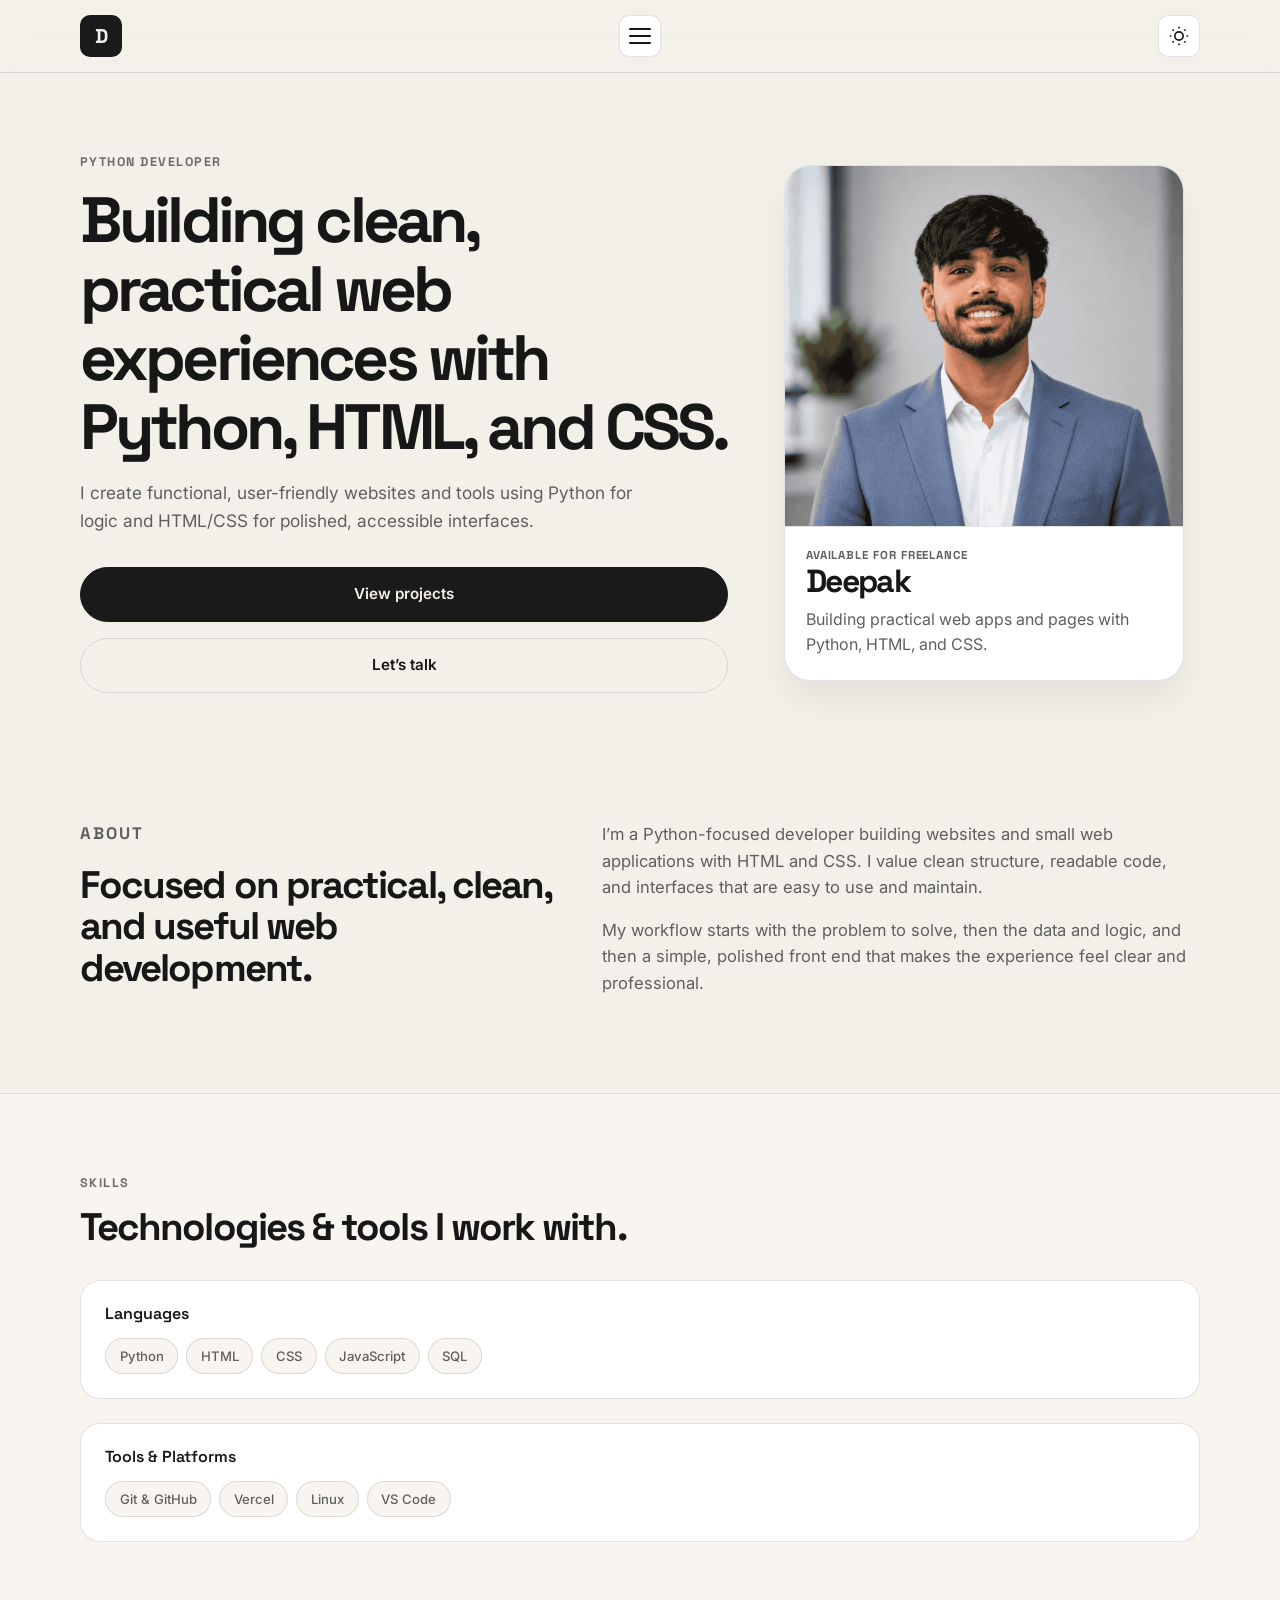
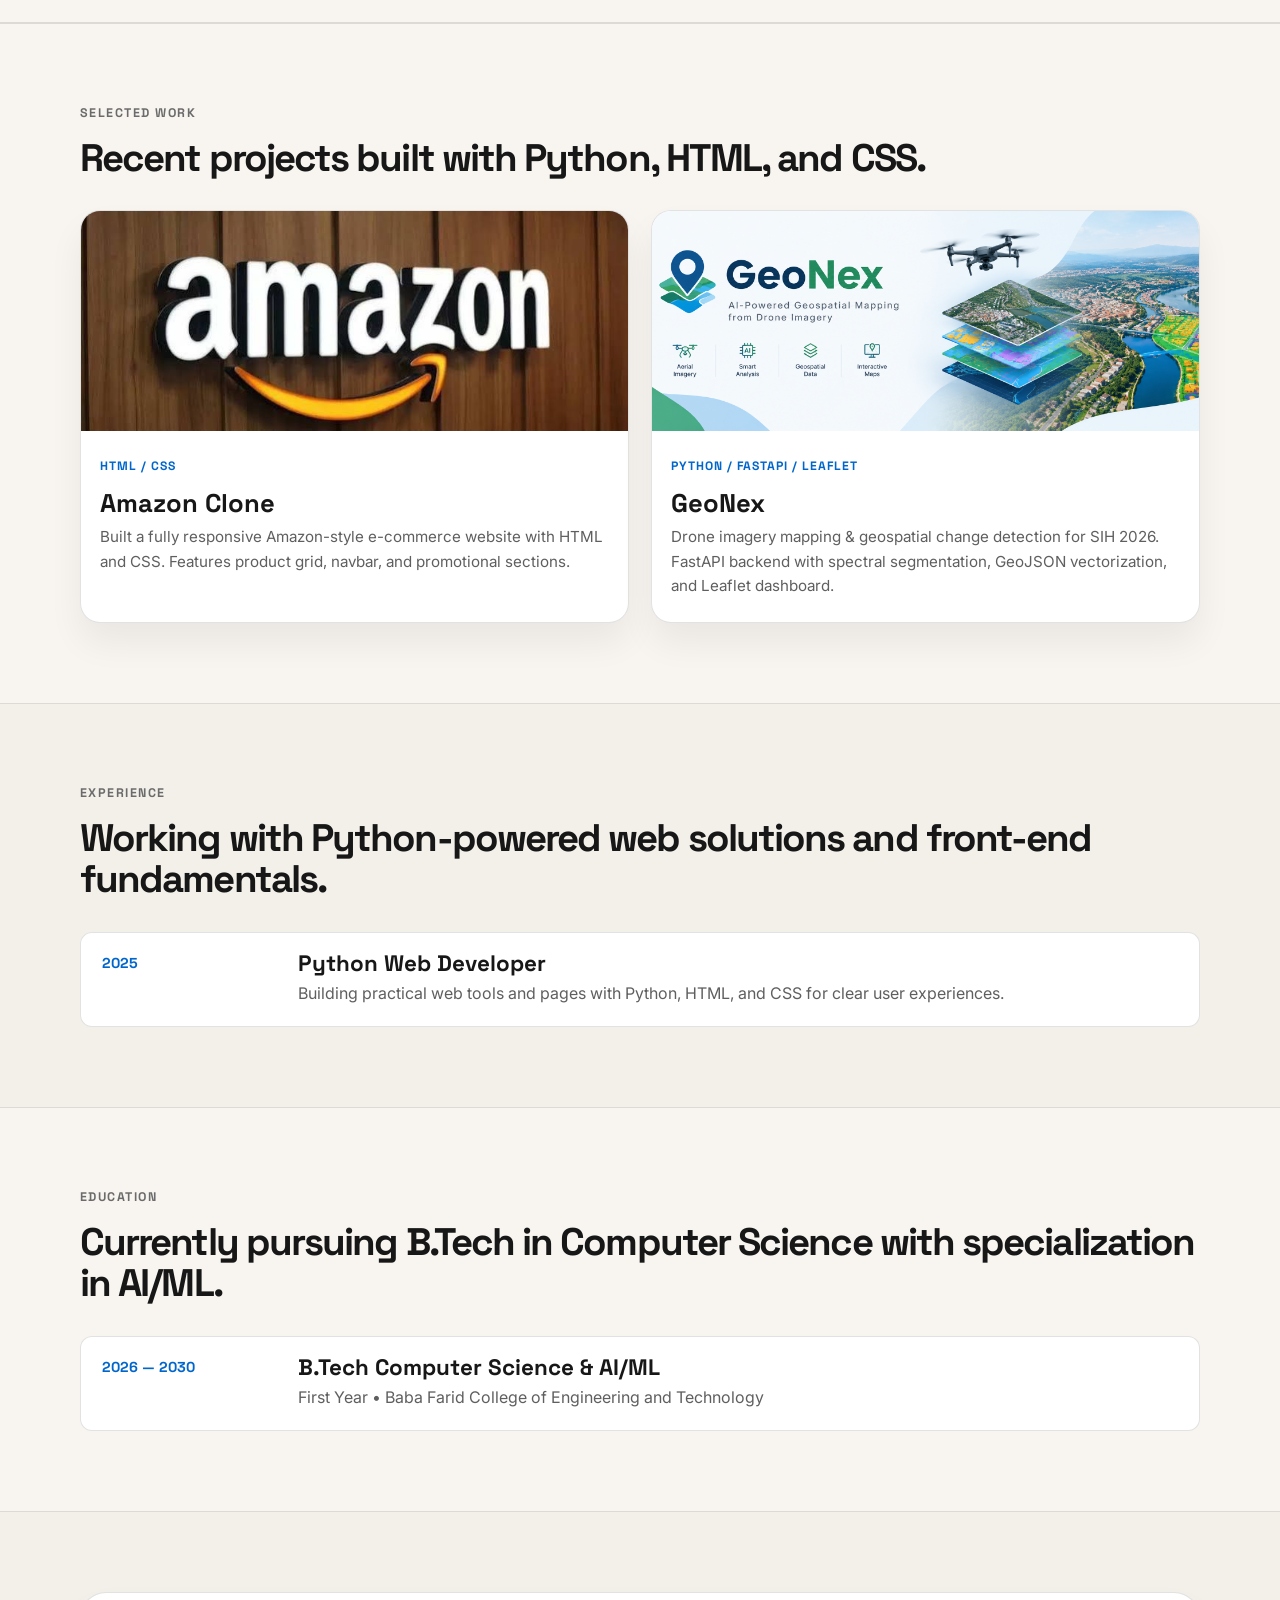
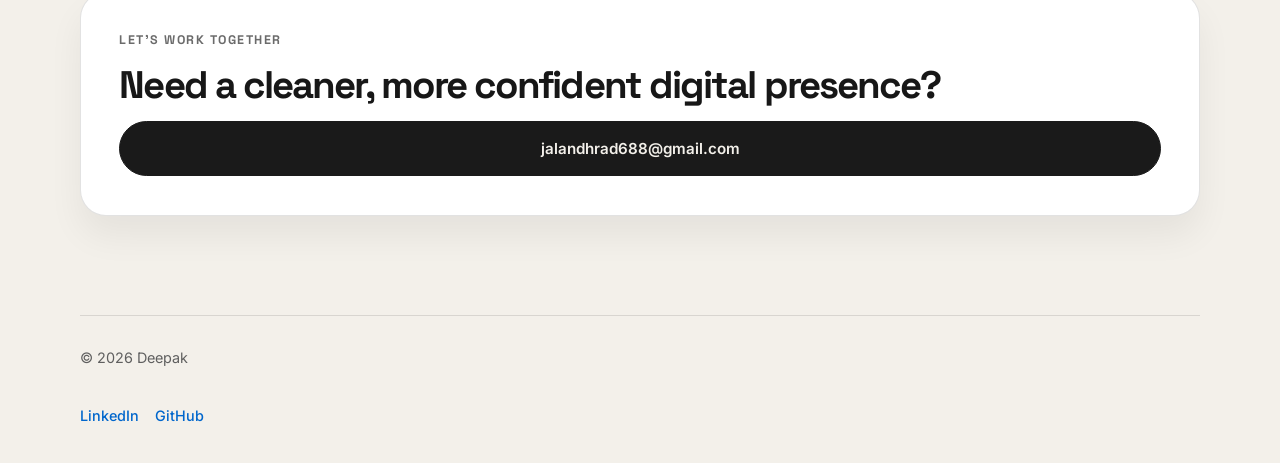
<file: index.html>
<!DOCTYPE html>
<html lang="en" data-theme="light">
  <head>
    <meta charset="UTF-8" />
    <meta name="viewport" content="width=device-width, initial-scale=1.0" />
    <meta name="description" content="Deepak Jalandhra - Python Developer portfolio showcasing web projects, AI/ML experience, and geospatial mapping with GeoNex." />
    <meta name="theme-color" content="#1a1a1a" />
    <title>Deepak Jalandhra | Python Developer Portfolio</title>
    <link rel="preconnect" href="https://fonts.googleapis.com" />
    <link rel="preconnect" href="https://fonts.gstatic.com" crossorigin />
    <link href="https://fonts.googleapis.com/css2?family=Inter:wght@400;500;600;700;800&family=Space+Grotesk:wght@500;600;700&display=swap" rel="stylesheet" />
    <link rel="icon" type="image/jpeg" href="profile.jpg" />
    <link rel="apple-touch-icon" href="profile.jpg" />
    <link rel="stylesheet" href="styles.css" />
  </head>
  <body>
    <header class="site-header">
      <div class="container nav-wrap">
        <a href="#home" class="brand" aria-label="Go to homepage">D</a>
        <nav class="site-nav" aria-label="Main navigation">
          <a href="#about">About</a>
          <a href="#skills">Skills</a>
          <a href="#work">Work</a>
          <a href="#experience">Experience</a>
          <a href="#education">Education</a>
          <a href="#contact">Contact</a>
        </nav>
        <button class="nav-toggle" aria-label="Toggle navigation menu" aria-expanded="false">
          <span class="hamburger"></span>
        </button>
        <button class="theme-toggle" aria-label="Toggle dark mode" aria-pressed="false">
          <svg class="sun-icon" viewBox="0 0 24 24" fill="none" stroke="currentColor" stroke-width="2">
            <circle cx="12" cy="12" r="5"></circle>
            <path d="M12 1v2M12 21v2M4.22 4.22l1.42 1.42M18.36 18.36l1.42 1.42M1 12h2M21 12h2M4.22 19.78l1.42-1.42M18.36 5.64l1.42-1.42"></path>
          </svg>
          <svg class="moon-icon" viewBox="0 0 24 24" fill="none" stroke="currentColor" stroke-width="2">
            <path d="M21 12.79A9 9 0 1 1 11.21 3 7 7 0 0 0 21 12.79z"></path>
          </svg>
        </button>
      </div>
    </header>
    

    <main id="home">
      <section class="hero">
        <div class="container hero-grid">
          <div class="hero-copy">
            <p class="eyebrow">Python developer</p>
            <h1>Building clean, practical web experiences with Python, HTML, and CSS.</h1>
            <p class="lead">
              I create functional, user-friendly websites and tools using Python for logic and
              HTML/CSS for polished, accessible interfaces.
            </p>
            <div class="cta-row">
              <a class="button" href="#work">View projects</a>
              <a class="button button-secondary" href="#contact">Let’s talk</a>
            </div>
          </div>

          <div class="hero-card">
            <div class="profile-box">
              <div class="avatar">
                <img src="profile.jpg" alt="Deepak portrait" />
              </div>
              <div class="profile-text">
                <p class="label">Available for freelance</p>
                <h2>Deepak</h2>
                <p>Building practical web apps and pages with Python, HTML, and CSS.</p>
              </div>
            </div>
          </div>
        </div>
      </section>

      <section id="about" class="section">
        <div class="container split">
          <div>
            <p class="section-tag">About</p>
            <h2>Focused on practical, clean, and useful web development.</h2>
          </div>
          <div>
            <p>
              I’m a Python-focused developer building websites and small web applications with
              HTML and CSS. I value clean structure, readable code, and interfaces that are
              easy to use and maintain.
            </p>
            <p>
              My workflow starts with the problem to solve, then the data and logic, and then a
              simple, polished front end that makes the experience feel clear and professional.
            </p>
          </div>
        </div>
      </section>

      <section id="skills" class="section muted">
        <div class="container">
          <p class="section-tag">Skills</p>
          <h2>Technologies & tools I work with.</h2>
          <div class="skills-grid">
            <div class="skill-category">
              <h3>Languages</h3>
              <ul class="skill-tags">
                <li>Python</li>
                <li>HTML</li>
                <li>CSS</li>
                <li>JavaScript</li>
                <li>SQL</li>
              </ul>
            </div>
            <div class="skill-category">
              <h3>Tools & Platforms</h3>
              <ul class="skill-tags">
                <li>Git & GitHub</li>
                <li>Vercel</li>
                <li>Linux</li>
                <li>VS Code</li>
              </ul>
            </div>
          </div>
        </div>
      </section>

      <section id="work" class="section muted">
        <div class="container">
          <p class="section-tag">Selected work</p>
          <h2>Recent projects built with Python, HTML, and CSS.</h2>

          <div class="project-grid">
            <a href="https://amazondisplaycloneproject.vercel.app/" class="project-card" target="_blank">
              <img src="image.png" alt="Amazon clone project preview" />
              <div class="project-body">
                <span>HTML / CSS</span>
                <h3>Amazon Clone</h3>
                <p>Built a fully responsive Amazon-style e-commerce website with HTML and CSS. Features product grid, navbar, and promotional sections.</p>
              </div>
            </a>
            <a href="https://geonex.vercel.app/" class="project-card" target="_blank">
              <img src="geonex-banner.png" alt="GeoNex project preview" />
              <div class="project-body">
                <span>Python / FastAPI / Leaflet</span>
                <h3>GeoNex</h3>
                <p>Drone imagery mapping & geospatial change detection for SIH 2026. FastAPI backend with spectral segmentation, GeoJSON vectorization, and Leaflet dashboard.</p>
              </div>
            </a>
          </div>
        </div>
      </section>

      <section id="experience" class="section">
        <div class="container">
          <p class="section-tag">Experience</p>
          <h2>Working with Python-powered web solutions and front-end fundamentals.</h2>

          <div class="timeline">
            <div class="timeline-item">
              <span>2025</span>
              <div>
                <h3>Python Web Developer</h3>
                <p>Building practical web tools and pages with Python, HTML, and CSS for clear user experiences.</p>
              </div>
            </div>
          </div>
        </div>
      </section>

      <section id="education" class="section muted">
        <div class="container">
          <p class="section-tag">Education</p>
          <h2>Currently pursuing B.Tech in Computer Science with specialization in AI/ML.</h2>

          <div class="timeline">
            <div class="timeline-item">
              <span>2026 — 2030</span>
              <div>
                <h3>B.Tech Computer Science & AI/ML</h3>
                <p>First Year • Baba Farid College of Engineering and Technology</p>
              </div>
            </div>
          </div>
        </div>
      </section>

      <section id="contact" class="section contact">
        <div class="container contact-box">
          <div>
            <p class="section-tag">Let’s work together</p>
            <h2>Need a cleaner, more confident digital presence?</h2>
          </div>
          <a class="button" href="mailto:jalandhrad688@gmail.com">jalandhrad688@gmail.com</a>
        </div>
      </section>
    </main>

    <footer class="site-footer">
      <div class="container footer-wrap">
        <p>© <span id="year"></span> Deepak</p>
        <div class="socials">
          <a href="https://www.linkedin.com/in/deepak-jalandhra214" target="_blank" rel="noreferrer">LinkedIn</a>
          <a href="https://github.com/deepak-jalandhra-214" target="_blank" rel="noreferrer">GitHub</a>
        </div>
      </div>
    </footer>

    <script src="script.js"></script>
  </body>
</html>
</file>
<file: styles.css>
:root {
  --bg: #f3f0ea;
  --panel: #ffffff;
  --panel-soft: #f8f5f1;
  --text: #171717;
  --muted: #5f5f5f;
  --line: rgba(23, 23, 23, 0.12);
  --primary: #1a1a1a;
  --secondary: #6b6b6b;
  --shadow: 0 20px 35px rgba(0, 0, 0, 0.06);
  --shadow-hover: 0 30px 45px rgba(0, 0, 0, 0.12);
  --accent: #0066cc;
  --accent-hover: #0052a3;
  --border-radius-sm: 8px;
  --border-radius-md: 12px;
  --border-radius-lg: 20px;
  --border-radius-xl: 26px;
  --transition-fast: 150ms ease;
  --transition-base: 250ms ease;
  --transition-slow: 350ms ease;
  --font-sans: "Inter", sans-serif;
  --font-display: "Space Grotesk", sans-serif;
}

[data-theme="dark"] {
  --bg: #0f0f0f;
  --panel: #1a1a1a;
  --panel-soft: #222222;
  --text: #f5f5f5;
  --muted: #a0a0a0;
  --line: rgba(255, 255, 255, 0.1);
  --primary: #f5f5f5;
  --secondary: #999;
  --shadow: 0 20px 35px rgba(0, 0, 0, 0.4);
  --shadow-hover: 0 30px 45px rgba(0, 0, 0, 0.5);
  --accent: #4da3ff;
  --accent-hover: #7bc0ff;
}

* { box-sizing: border-box; }

html { scroll-behavior: smooth; }

@media (prefers-reduced-motion: reduce) {
  html { scroll-behavior: auto; }
  *, *::before, *::after {
    animation-duration: 0.01ms !important;
    animation-iteration-count: 1 !important;
    transition-duration: 0.01ms !important;
  }
}

body {
  margin: 0;
  background: var(--bg);
  color: var(--text);
  font-family: var(--font-sans);
  line-height: 1.6;
  transition: background-color var(--transition-base), color var(--transition-base);
}

a { color: inherit; text-decoration: none; }
img { display: block; width: 100%; }

.container { width: min(1120px, calc(100% - 2rem)); margin: 0 auto; }

/* Header */
.site-header {
  background: rgba(243, 240, 234, 0.92);
  border-bottom: 1px solid var(--line);
  position: sticky; top: 0; z-index: 100;
  backdrop-filter: blur(12px);
  transition: background-color var(--transition-base), border-color var(--transition-base);
}
[data-theme="dark"] .site-header { background: rgba(15, 15, 15, 0.92); }

.nav-wrap { display: flex; align-items: center; justify-content: space-between; min-height: 72px; gap: 1rem; }

.brand {
  display: inline-flex; align-items: center; justify-content: center;
  width: 42px; height: 42px; border-radius: 10px;
  background: var(--primary); color: var(--bg);
  font-weight: 800; font-family: var(--font-display); font-size: 1.25rem;
  flex-shrink: 0; transition: transform var(--transition-fast);
}
.brand:hover { transform: scale(1.05); }

.site-nav { display: flex; align-items: center; gap: 1.4rem; color: var(--muted); font-size: 0.95rem; font-weight: 500; }
.site-nav a { position: relative; padding: 0.25rem 0; transition: color var(--transition-fast); }
.site-nav a::after { content: ""; position: absolute; bottom: 0; left: 0; width: 0; height: 2px; background: var(--accent); transition: width var(--transition-base); }
.site-nav a:hover { color: var(--text); }
.site-nav a:hover::after { width: 100%; }

.theme-toggle { display: inline-flex; align-items: center; justify-content: center; width: 42px; height: 42px; border: 1px solid var(--line); border-radius: 10px; background: var(--panel); color: var(--text); cursor: pointer; transition: all var(--transition-fast); flex-shrink: 0; }
.theme-toggle:hover { border-color: var(--accent); background: var(--panel-soft); }
.theme-toggle:focus-visible { outline: 2px solid var(--accent); outline-offset: 2px; }
.theme-toggle svg { width: 20px; height: 20px; transition: opacity var(--transition-fast), transform var(--transition-fast); }
[data-theme="light"] .moon-icon { display: none; }
[data-theme="dark"] .sun-icon { display: none; }
/* Hero */
.hero { padding: 5rem 0 3rem; }
.hero-grid { display: grid; grid-template-columns: 1.2fr 0.8fr; gap: 2.5rem; align-items: center; }
.eyebrow, .section-tag { margin: 0 0 0.8rem; color: var(--secondary); font-size: 0.78rem; font-weight: 700; letter-spacing: 0.12em; text-transform: uppercase; font-family: var(--font-display); }
h1, h2, h3 { margin-top: 0; line-height: 1.08; font-family: var(--font-display); }
h1 { font-size: clamp(2.7rem, 5vw, 5.2rem); letter-spacing: -0.06em; margin-bottom: 1rem; }
h2 { font-size: clamp(2rem, 3vw, 3rem); letter-spacing: -0.05em; margin-bottom: 1rem; }
.lead { max-width: 560px; color: var(--muted); font-size: 1.08rem; }
.cta-row { display: flex; flex-wrap: wrap; gap: 1rem; margin-top: 2rem; }
.button { display: inline-flex; align-items: center; justify-content: center; padding: 0.9rem 1.5rem; border-radius: 999px; border: 1px solid var(--primary); background: var(--primary); color: var(--bg); font-weight: 600; font-size: 0.95rem; transition: all var(--transition-fast); cursor: pointer; }
.button:hover { transform: translateY(-2px); box-shadow: var(--shadow-hover); }
.button:active { transform: translateY(0); }
.button-secondary { background: transparent; color: var(--text); border-color: var(--line); }
.button-secondary:hover { border-color: var(--accent); color: var(--accent); background: transparent; }
.hero-card { display: flex; justify-content: center; }
.profile-box { width: min(100%, 400px); background: var(--panel); border: 1px solid var(--line); border-radius: var(--border-radius-xl); box-shadow: var(--shadow); overflow: hidden; transition: transform var(--transition-base), box-shadow var(--transition-base); }
.profile-box:hover { transform: translateY(-4px); box-shadow: var(--shadow-hover); }
.avatar { overflow: hidden; border-bottom: 1px solid var(--line); }
.avatar img { height: 360px; object-fit: cover; transition: transform var(--transition-slow); }
.profile-box:hover .avatar img { transform: scale(1.03); }
.profile-text { padding: 1.2rem 1.3rem 1.4rem; }
.label { margin: 0 0 0.5rem; font-size: 0.72rem; font-weight: 700; letter-spacing: 0.08em; text-transform: uppercase; color: var(--accent); font-family: var(--font-display); }
.profile-text h2 { margin-bottom: 0.5rem; font-size: 2rem; }
.profile-text p { margin: 0; color: var(--muted); }

/* Section Base */
.section { padding: 5rem 0; }
.muted { background: var(--panel-soft); border-top: 1px solid var(--line); border-bottom: 1px solid var(--line); }
.split { display: grid; grid-template-columns: 0.9fr 1.1fr; gap: 2rem; }
.split p { margin: 0 0 1rem; color: var(--muted); font-size: 1.04rem; }

/* Skills */
.skills-grid { display: grid; grid-template-columns: repeat(4, 1fr); gap: 1.5rem; margin-top: 2rem; }
.skill-category { background: var(--panel); border: 1px solid var(--line); border-radius: var(--border-radius-lg); padding: 1.5rem; transition: all var(--transition-base); }
.skill-category:hover { border-color: var(--accent); box-shadow: var(--shadow); transform: translateY(-4px); }
.skill-category h3 { margin: 0 0 1rem; font-size: 1rem; font-weight: 600; color: var(--text); }
.skill-tags { list-style: none; padding: 0; margin: 0; display: flex; flex-wrap: wrap; gap: 0.5rem; }
.skill-tags li { padding: 0.4rem 0.85rem; background: var(--panel-soft); border: 1px solid var(--line); border-radius: 999px; font-size: 0.82rem; font-weight: 500; color: var(--muted); transition: all var(--transition-fast); }
.skill-tags li:hover { background: var(--accent); border-color: var(--accent); color: var(--bg); transform: translateY(-2px); }

/* Projects */
.project-grid { display: grid; grid-template-columns: repeat(2, minmax(0, 1fr)); gap: 1.4rem; margin-top: 2rem; }
.project-card { background: var(--panel); border: 1px solid var(--line); border-radius: var(--border-radius-lg); overflow: hidden; box-shadow: var(--shadow); cursor: pointer; transition: all var(--transition-base); display: block; text-decoration: none; color: inherit; }
.project-card:hover { transform: translateY(-8px); box-shadow: var(--shadow-hover); border-color: var(--accent); }
.project-card img { height: 220px; object-fit: cover; transition: transform var(--transition-slow); }
.project-card:hover img { transform: scale(1.05); }
.project-body { padding: 1.3rem 1.2rem 1.5rem; }
.project-body span { color: var(--accent); font-size: 0.76rem; font-weight: 700; letter-spacing: 0.08em; text-transform: uppercase; font-family: var(--font-display); }
.project-body h3 { margin: 0.75rem 0 0.5rem; font-size: 1.6rem; }
.project-body p { margin: 0; color: var(--muted); font-size: 0.95rem; line-height: 1.6; }

.nav-toggle { display: none; align-items: center; justify-content: center; width: 42px; height: 42px; border: 1px solid var(--line); border-radius: 10px; background: var(--panel); cursor: pointer; flex-shrink: 0; }
.nav-toggle:hover { border-color: var(--accent); }
.hamburger { position: relative; width: 22px; height: 2px; background: var(--text); border-radius: 2px; transition: background var(--transition-fast); }
.hamburger::before, .hamburger::after { content: ""; position: absolute; left: 0; width: 100%; height: 2px; background: var(--text); border-radius: 2px; transition: transform var(--transition-base); }
.hamburger::before { top: -7px; }
.hamburger::after { bottom: -7px; }
.nav-toggle[aria-expanded="true"] .hamburger { background: transparent; }
.nav-toggle[aria-expanded="true"] .hamburger::before { transform: rotate(45deg) translate(5px, 5px); }
.nav-toggle[aria-expanded="true"] .hamburger::after { transform: rotate(-45deg) translate(5px, -5px); }

/* Timeline */
.timeline { display: grid; gap: 1rem; margin-top: 2rem; }
.timeline-item { display: grid; grid-template-columns: 180px 1fr; gap: 1rem; padding: 1.2rem 1.3rem; background: var(--panel); border: 1px solid var(--line); border-radius: var(--border-radius-md); transition: all var(--transition-base); }
.timeline-item:hover { border-color: var(--accent); box-shadow: var(--shadow); }
.timeline-item span { color: var(--accent); font-weight: 700; font-size: 0.9rem; font-family: var(--font-display); }
.timeline-item h3 { margin-bottom: 0.3rem; font-size: 1.4rem; }
.timeline-item p { margin: 0; color: var(--muted); }

/* Contact */
.contact-box { display: flex; align-items: center; justify-content: space-between; gap: 1rem; padding: clamp(1.5rem, 3vw, 2.5rem); background: var(--panel); border: 1px solid var(--line); border-radius: var(--border-radius-xl); box-shadow: var(--shadow); transition: border-color var(--transition-base); }
.contact-box:hover { border-color: var(--accent); }
.contact-box h2 { margin: 0; max-width: 680px; }

/* Footer */
.site-footer { padding: 1.2rem 0 2rem; }
.footer-wrap { display: flex; justify-content: space-between; align-items: center; gap: 1rem; padding-top: 1rem; border-top: 1px solid var(--line); color: var(--muted); font-size: 0.9rem; }
.socials { display: flex; gap: 1rem; }
.socials a { color: var(--accent); font-weight: 500; padding: 0.25rem 0; position: relative; }
.socials a::after { content: ""; position: absolute; bottom: 0; left: 0; width: 0; height: 2px; background: var(--accent); transition: width var(--transition-base); }
.socials a:hover { color: var(--accent-hover); }
.socials a:hover::after { width: 100%; }

/* Animations */
@keyframes fadeInUp { from { opacity: 0; transform: translateY(20px); } to { opacity: 1; transform: translateY(0); } }
.animate-in { animation: fadeInUp 0.6s var(--transition-base) forwards; opacity: 0; }
.animate-in-delay-1 { animation-delay: 100ms; }
.animate-in-delay-2 { animation-delay: 200ms; }
.animate-in-delay-3 { animation-delay: 300ms; }
.animate-in-delay-4 { animation-delay: 400ms; }
.animate-in-delay-5 { animation-delay: 500ms; }
.animate-in-delay-6 { animation-delay: 600ms; }

/* Responsive */
@media (max-width: 900px) { .hero-grid, .split, .project-grid, .skills-grid { grid-template-columns: 1fr; } .timeline-item { grid-template-columns: 1fr; } .timeline-item span { margin-bottom: 0.25rem; } }
@media (max-width: 768px) { .skills-grid { grid-template-columns: repeat(2, 1fr); } }
.site-nav { position: absolute; top: 100%; left: 0; right: 0; background: var(--panel); border-bottom: 1px solid var(--line); flex-direction: column; padding: 1rem; gap: 0; display: none; box-shadow: var(--shadow); }
  .site-nav.open { display: flex; }
  .site-nav a { width: 100%; padding: 1rem; border-radius: var(--border-radius-sm); }
  .site-nav a:hover { background: var(--panel-soft); }
  .site-nav a::after { display: none; }
  .nav-toggle { display: flex; }
  .cta-row, .contact-box, .footer-wrap { flex-direction: column; align-items: flex-start; }
  .button { width: 100%; }
  .skills-grid { grid-template-columns: 1fr; }
  .contact-box h2 { max-width: 100%; }
  .footer-wrap { align-items: flex-start; text-align: left; }


/* Accessibility */
:focus-visible { outline: 2px solid var(--accent); outline-offset: 2px; }

/* Scrollbar */
::-webkit-scrollbar { width: 8px; height: 8px; }
::-webkit-scrollbar-track { background: var(--bg); }
::-webkit-scrollbar-thumb { background: var(--line); border-radius: 4px; }
::-webkit-scrollbar-thumb:hover { background: var(--muted); }

/* Selection */
::selection { background: var(--accent); color: var(--bg); }
@media (max-width: 560px) {
  .site-nav { position: absolute; top: 100%; left: 0; right: 0; background: var(--panel); border-bottom: 1px solid var(--line); flex-direction: column; padding: 1rem; gap: 0; display: none; box-shadow: var(--shadow); }
  .site-nav.open { display: flex; }
  .site-nav a { width: 100%; padding: 1rem; border-radius: var(--border-radius-sm); }
  .site-nav a:hover { background: var(--panel-soft); }
  .site-nav a::after { display: none; }
  .nav-toggle { display: flex; }
  .cta-row, .contact-box, .footer-wrap { flex-direction: column; align-items: flex-start; }
  .button { width: 100%; }
  .skills-grid { grid-template-columns: 1fr; }
  .contact-box h2 { max-width: 100%; }
  .footer-wrap { align-items: flex-start; text-align: left; }
}

/* Accessibility */
:focus-visible { outline: 2px solid var(--accent); outline-offset: 2px; }

/* Scrollbar */
::-webkit-scrollbar { width: 8px; height: 8px; }
::-webkit-scrollbar-track { background: var(--bg); }
::-webkit-scrollbar-thumb { background: var(--line); border-radius: 4px; }
::-webkit-scrollbar-thumb:hover { background: var(--muted); }

/* Selection */
::selection { background: var(--accent); color: var(--bg); }
</file>
